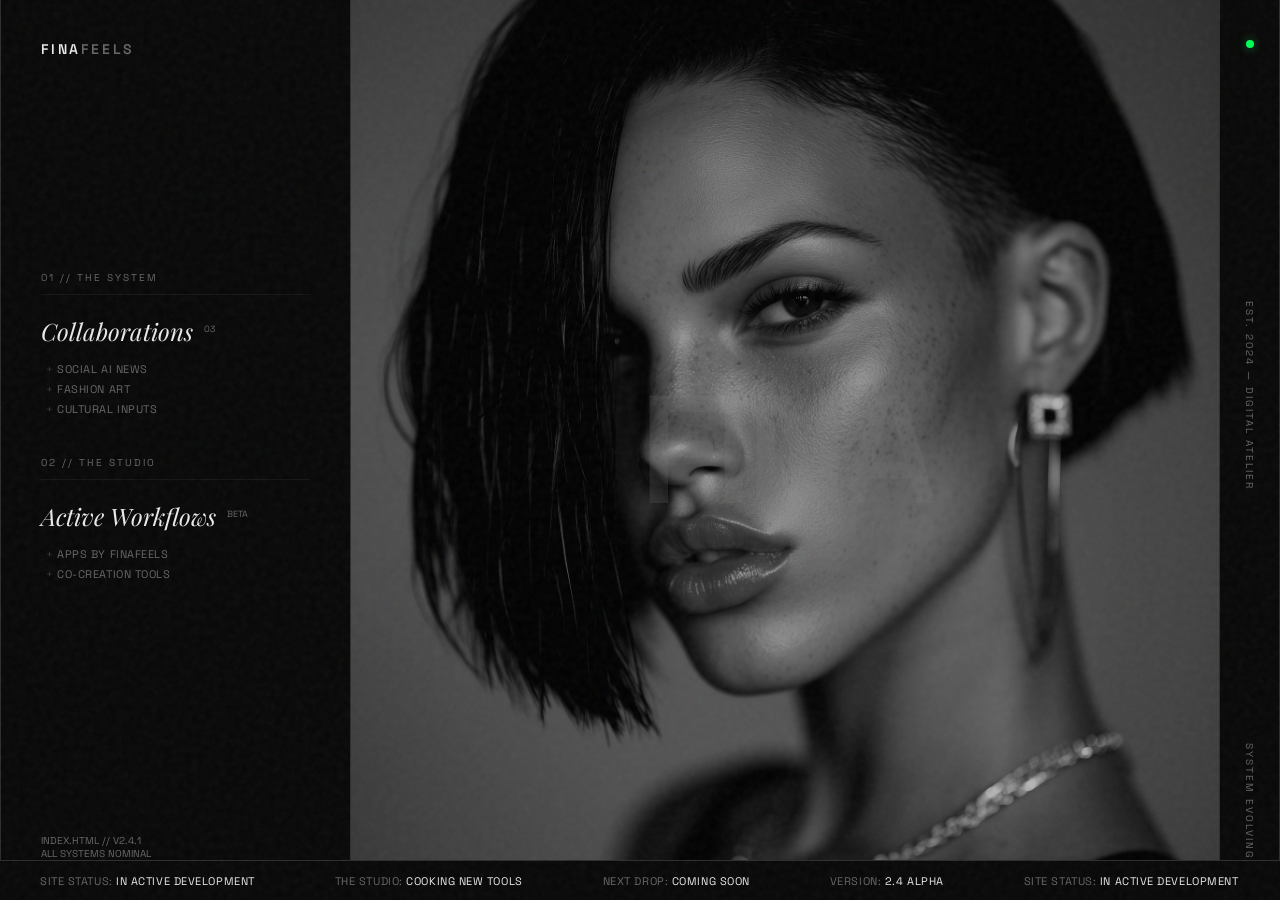
<file: index.html>
<!DOCTYPE html>
<html lang="en">

<head>
    <meta charset="UTF-8">
    <meta name="viewport" content="width=device-width, initial-scale=1.0">
    <title>FinaFeels | The Digital Atelier</title>

    <!-- Fonts -->
    <link rel="preconnect" href="https://fonts.googleapis.com">
    <link rel="preconnect" href="https://fonts.gstatic.com" crossorigin>
    <link
        href="https://fonts.googleapis.com/css2?family=Playfair+Display:ital,wght@0,400;1,400&family=Inter:wght@300;400;500&family=Space+Grotesk:wght@300;400;500;600&display=swap"
        rel="stylesheet">

    <style>
        :root {
            --bg-color: #080808;
            --text-main: #EAEAEA;
            --text-dim: #666666;
            --line-color: rgba(255, 255, 255, 0.15);
            --accent-color: #ffffff;
            --font-serif: 'Playfair Display', serif;
            --font-sans: 'Inter', sans-serif;
            --font-mono: 'Space Grotesk', monospace;
        }

        * {
            margin: 0;
            padding: 0;
            box-sizing: border-box;
            -webkit-font-smoothing: antialiased;
        }

        body {
            background-color: var(--bg-color);
            color: var(--text-main);
            font-family: var(--font-sans);
            height: 100vh;
            width: 100vw;
            overflow: hidden;
            display: flex;
            flex-direction: column;
        }

        /* --- Noise Overlay for "Film" Feel --- */
        .noise-overlay {
            position: fixed;
            top: 0;
            left: 0;
            width: 100%;
            height: 100%;
            pointer-events: none;
            z-index: 999;
            opacity: 0.05;
            background: url("data:image/svg+xml,%3Csvg viewBox='0 0 200 200' xmlns='http://www.w3.org/2000/svg'%3E%3Cfilter id='noiseFilter'%3E%3CfeTurbulence type='fractalNoise' baseFrequency='0.65' numOctaves='3' stitchTiles='stitch'/%3E%3C/filter%3E%3Crect width='100%25' height='100%25' filter='url(%23noiseFilter)'/%3E%3C/svg%3E");
        }

        /* --- Grid Layout --- */
        .main-grid {
            display: grid;
            grid-template-columns: 350px 1fr 60px;
            /* Sidebar, Main, Utilitarian Strip */
            height: 100%;
            width: 100%;
            max-width: 1920px;
            margin: 0 auto;
            border-left: 1px solid var(--line-color);
            border-right: 1px solid var(--line-color);
        }

        /* --- Col 1: The Manifest (Typography) --- */
        .manifest-col {
            border-right: 1px solid var(--line-color);
            padding: 40px;
            display: flex;
            flex-direction: column;
            justify-content: space-between;
            position: relative;
            background: var(--bg-color);
        }

        .brand {
            font-family: var(--font-mono);
            font-size: 14px;
            letter-spacing: 0.2em;
            text-transform: uppercase;
            font-weight: 600;
        }

        .brand span {
            color: var(--text-dim);
        }

        .content-group {
            margin-bottom: 40px;
        }

        .group-label {
            display: block;
            font-family: var(--font-mono);
            font-size: 10px;
            color: var(--text-dim);
            text-transform: uppercase;
            letter-spacing: 0.2em;
            margin-bottom: 20px;
            padding-bottom: 10px;
            border-bottom: 1px solid rgba(255, 255, 255, 0.05);
        }

        .nav-item {
            display: block;
            font-family: var(--font-serif);
            font-size: 24px;
            font-style: italic;
            color: var(--text-main);
            margin-bottom: 12px;
            text-decoration: none;
            transition: transform 0.3s ease, color 0.3s ease;
            cursor: pointer;
        }

        .nav-item:hover {
            color: #fff;
            transform: translateX(10px);
        }

        .nav-item sup {
            font-family: var(--font-mono);
            font-size: 9px;
            font-style: normal;
            color: var(--text-dim);
            margin-left: 5px;
        }

        .sub-links {
            margin-top: 15px;
            padding-left: 5px;
        }

        .sub-link {
            display: block;
            font-family: var(--font-mono);
            font-size: 11px;
            color: var(--text-dim);
            margin-bottom: 6px;
            text-transform: uppercase;
            letter-spacing: 0.05em;
        }

        .sub-link::before {
            content: '+ ';
            opacity: 0.5;
        }

        /* --- Col 2: The Visual (Video) --- */
        .visual-col {
            position: relative;
            overflow: hidden;
            display: flex;
            align-items: center;
            justify-content: center;
        }

        video.hero-video {
            width: 100%;
            height: 100%;
            object-fit: cover;
            opacity: 0.7;
            /* Moody dimming */
            filter: grayscale(100%) contrast(1.1);
            transition: filter 0.5s ease, opacity 0.5s ease;
        }

        .visual-col:hover video.hero-video {
            filter: grayscale(0%) contrast(1);
            opacity: 1;
        }

        .center-overlay {
            position: absolute;
            z-index: 10;
            mix-blend-mode: difference;
            text-align: center;
            pointer-events: none;
        }

        .big-text {
            font-family: var(--font-mono);
            font-size: 12vw;
            line-height: 0.8;
            font-weight: 600;
            color: #fff;
            opacity: 0.1;
            letter-spacing: -0.05em;
        }

        /* --- Col 3: Utility Strip (Right) --- */
        .utility-col {
            border-left: 1px solid var(--line-color);
            display: flex;
            flex-direction: column;
            align-items: center;
            justify-content: space-between;
            padding: 40px 0;
            background: var(--bg-color);
        }

        .vertical-text {
            writing-mode: vertical-rl;
            text-orientation: mixed;
            font-family: var(--font-mono);
            font-size: 10px;
            color: var(--text-dim);
            text-transform: uppercase;
            letter-spacing: 0.2em;
        }

        .status-dot {
            width: 8px;
            height: 8px;
            background-color: #00FF57;
            /* System Green */
            border-radius: 50%;
            box-shadow: 0 0 10px rgba(0, 255, 87, 0.4);
            animation: pulse 2s infinite;
        }

        /* --- Bottom Ticker --- */
        .ticker-wrap {
            position: fixed;
            bottom: 0;
            width: 100%;
            height: 40px;
            background: var(--bg-color);
            border-top: 1px solid var(--line-color);
            overflow: hidden;
            z-index: 20;
            display: flex;
            align-items: center;
        }

        .ticker {
            display: flex;
            animation: ticker 30s linear infinite;
            white-space: nowrap;
        }

        .ticker-item {
            font-family: var(--font-mono);
            font-size: 11px;
            color: var(--text-dim);
            text-transform: uppercase;
            letter-spacing: 0.05em;
            padding: 0 40px;
        }

        .ticker-item span {
            color: var(--text-main);
        }

        @keyframes ticker {
            0% {
                transform: translateX(0);
            }

            100% {
                transform: translateX(-50%);
            }
        }

        @keyframes pulse {
            0% {
                opacity: 1;
            }

            50% {
                opacity: 0.4;
            }

            100% {
                opacity: 1;
            }
        }

        /* Responsive */
        @media (max-width: 1000px) {
            .main-grid {
                grid-template-columns: 1fr;
                grid-template-rows: auto 1fr 40px;
                border: none;
            }

            .manifest-col {
                border-right: none;
                border-bottom: 1px solid var(--line-color);
                padding: 20px;
            }

            .utility-col {
                display: none;
            }

            /* Hide strip on mobile */
            .big-text {
                font-size: 20vw;
            }

            /* Reorder for mobile: Brand -> Video -> Links */
            .visual-col {
                height: 40vh;
                order: -1;
                border-bottom: 1px solid var(--line-color);
            }

            .content-group {
                margin-bottom: 20px;
            }
        }
    </style>
</head>

<body>

    <div class="noise-overlay"></div>

    <div class="main-grid">

        <!-- SIDEBAR: The Content -->
        <div class="manifest-col">
            <header>
                <div class="brand">Fina<span>Feels</span></div>
            </header>

            <div class="menu-area">

                <div class="content-group">
                    <span class="group-label">01 // The System</span>
                    <div class="nav-item">Collaborations <sup>03</sup></div>
                    <div class="sub-links">
                        <span class="sub-link">Social AI News</span>
                        <span class="sub-link">Fashion Art</span>
                        <span class="sub-link">Cultural Inputs</span>
                    </div>
                </div>

                <div class="content-group">
                    <span class="group-label">02 // The Studio</span>
                    <div class="nav-item">Active Workflows <sup>BETA</sup></div>
                    <div class="sub-links">
                        <span class="sub-link">Apps by FinaFeels</span>
                        <span class="sub-link">Co-Creation Tools</span>
                    </div>
                </div>
            </div>

            <footer>
                <p style="font-family: var(--font-mono); font-size: 10px; color: var(--text-dim);">
                    INDEX.HTML // V2.4.1<br>
                    ALL SYSTEMS NOMINAL
                </p>
            </footer>
        </div>

        <!-- MAIN: The Visual (Video) -->
        <div class="visual-col">
            <video class="hero-video" autoplay loop muted playsinline poster="assets/images/fina3.jpg">
                <source src="assets/videos/studio2.mp4" type="video/mp4">
            </video>

            <div class="center-overlay">
                <div class="big-text">FINA</div>
            </div>
        </div>

        <!-- RIGHT: Utility Strip -->
        <div class="utility-col">
            <div class="status-dot"></div>
            <div class="vertical-text">Est. 2024 — Digital Atelier</div>
            <div class="vertical-text">System Evolving</div>
        </div>

    </div>

    <!-- BOTTOM TICKER -->
    <div class="ticker-wrap">
        <div class="ticker">
            <div class="ticker-item">Site Status: <span>In Active Development</span></div>
            <div class="ticker-item">The Studio: <span>Cooking New Tools</span></div>
            <div class="ticker-item">Next Drop: <span>Coming Soon</span></div>
            <div class="ticker-item">Version: <span>2.4 Alpha</span></div>
            <!-- Repeat for infinite loop -->
            <div class="ticker-item">Site Status: <span>In Active Development</span></div>
            <div class="ticker-item">The Studio: <span>Cooking New Tools</span></div>
            <div class="ticker-item">Next Drop: <span>Coming Soon</span></div>
            <div class="ticker-item">Version: <span>2.4 Alpha</span></div>
        </div>
    </div>

</body>

</html>
</file>
